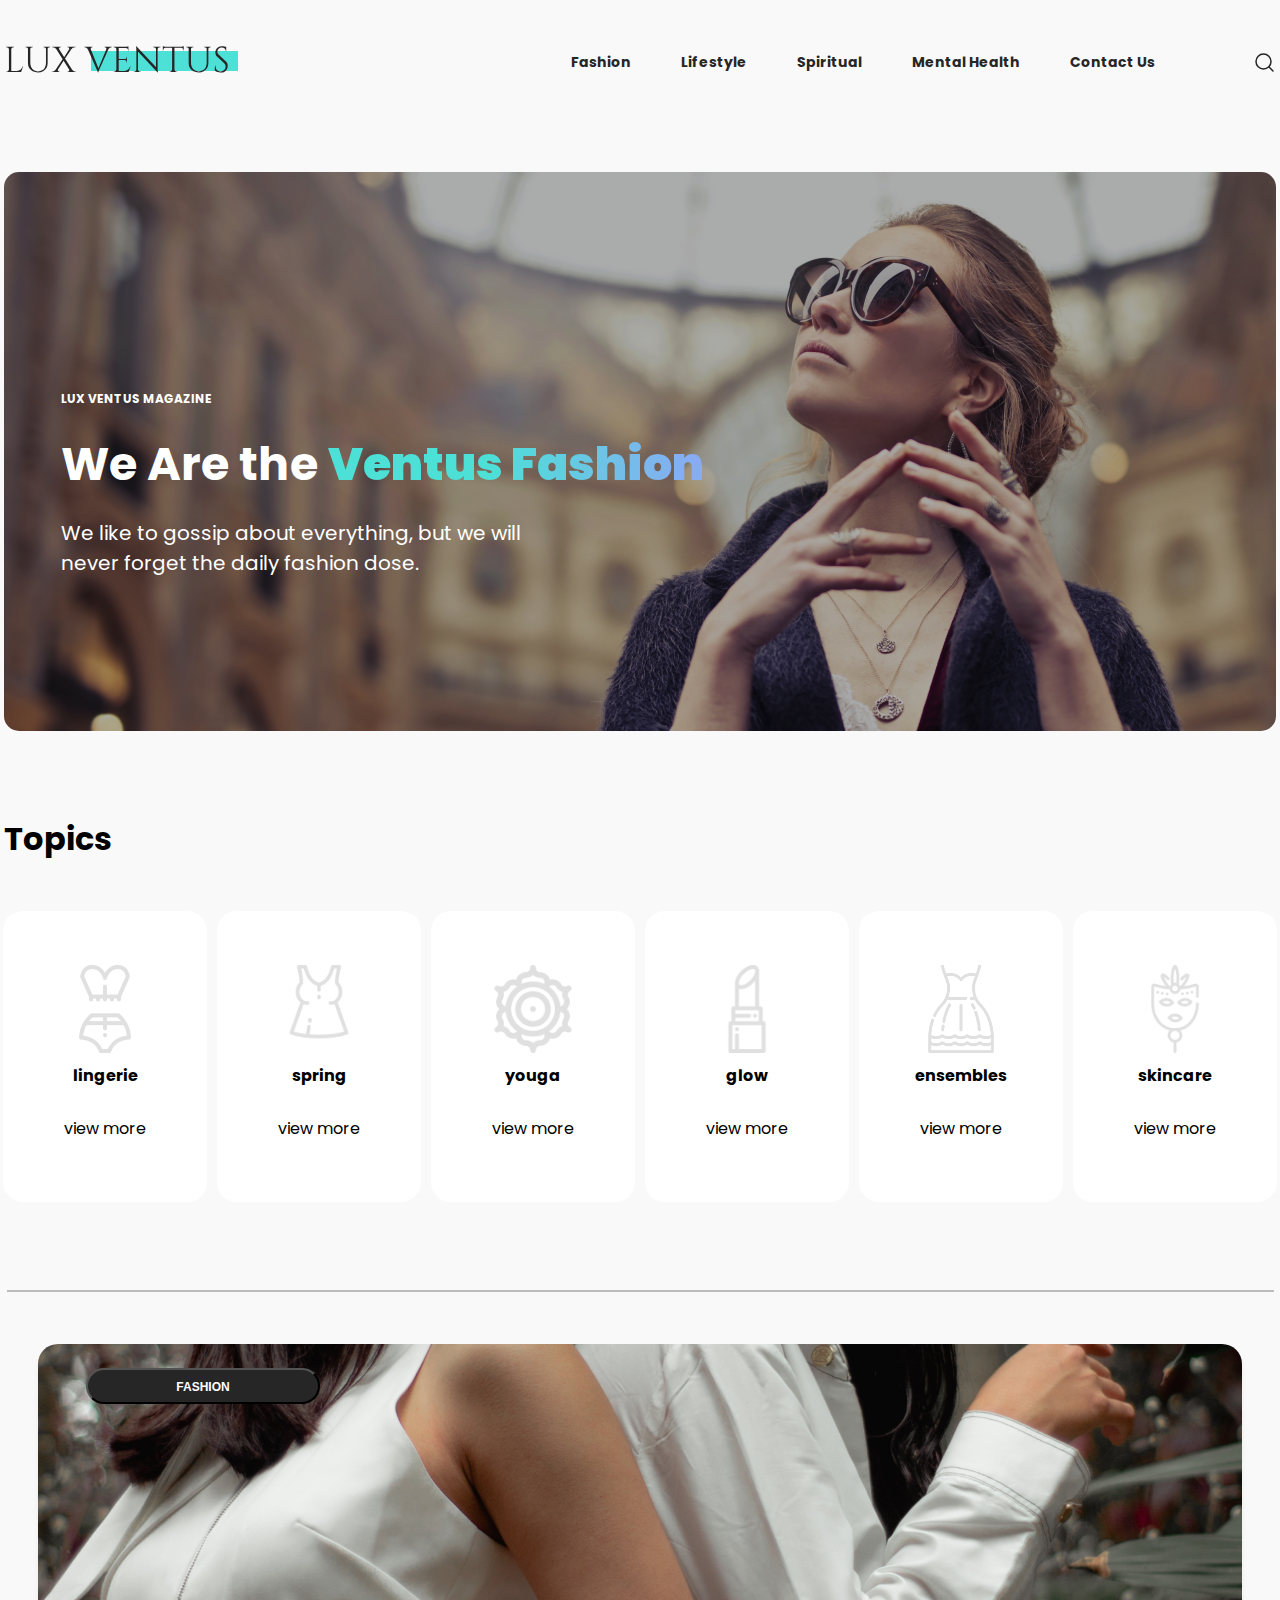
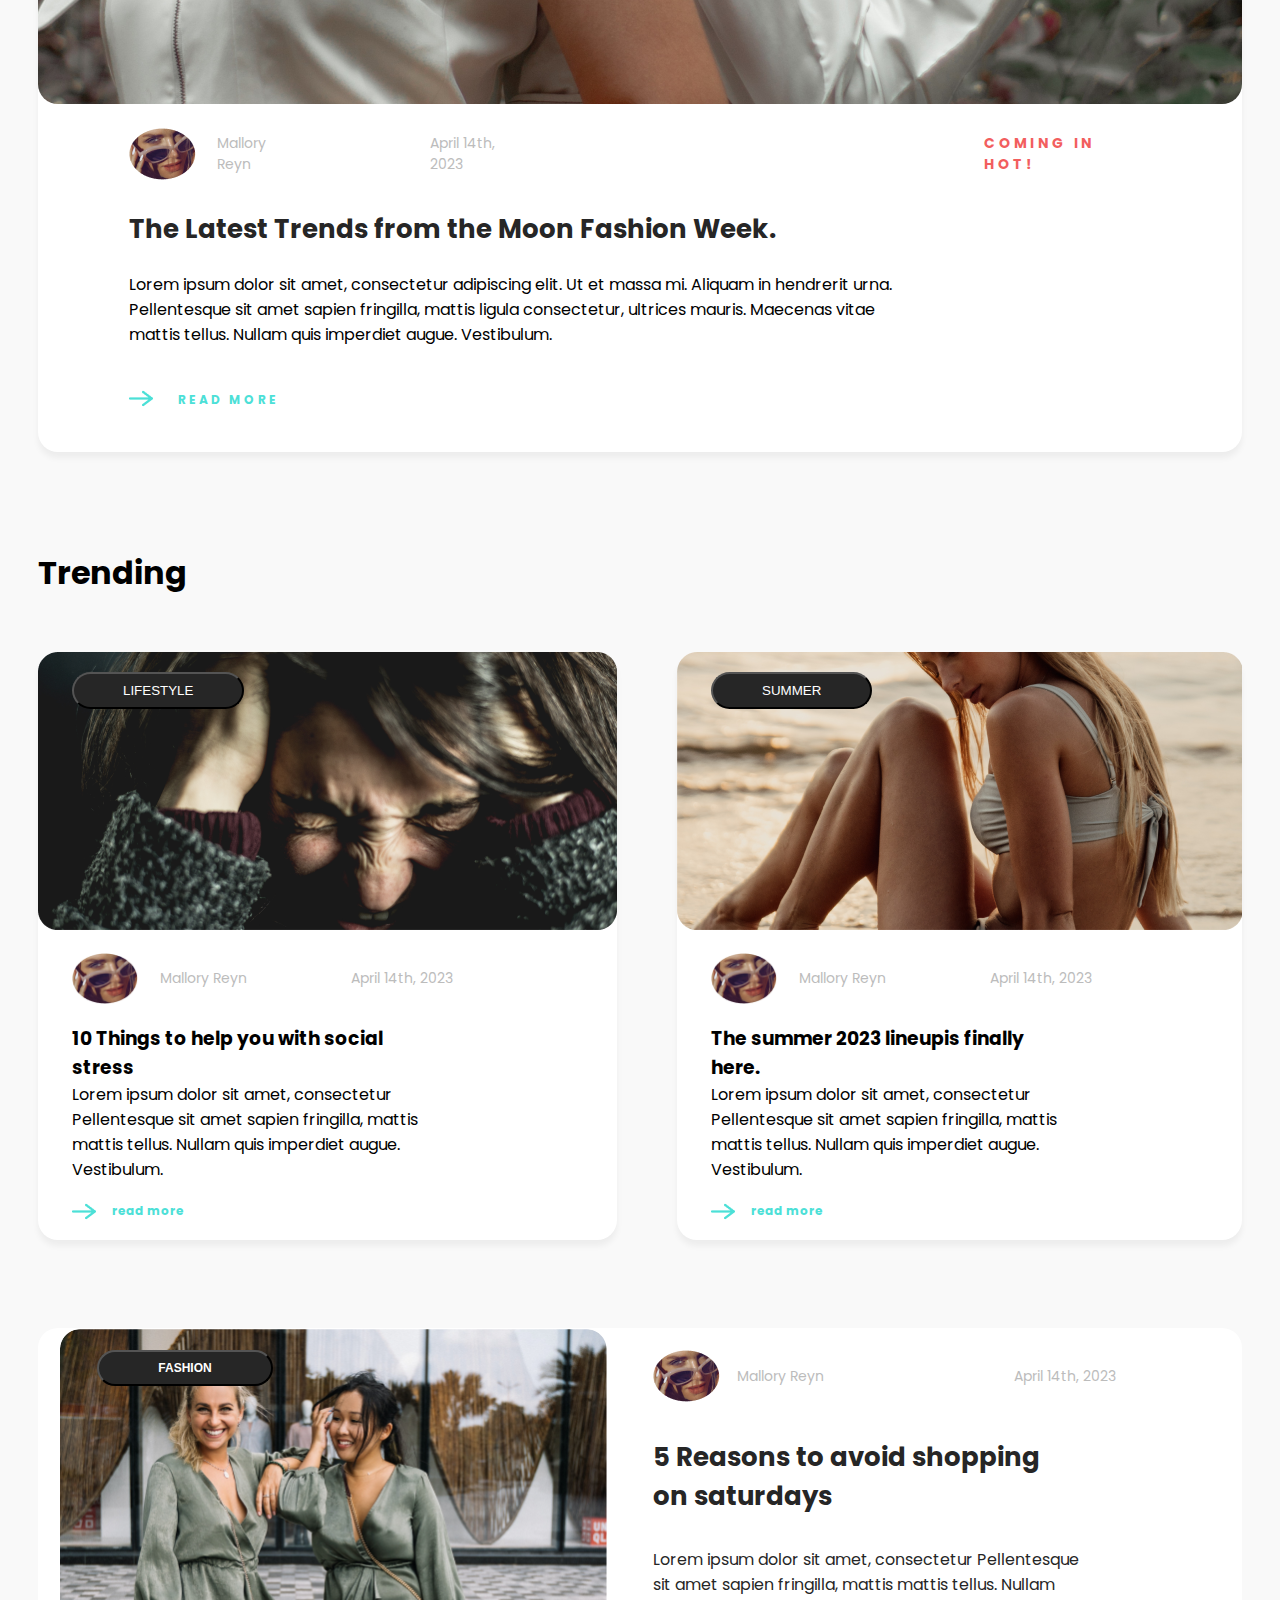
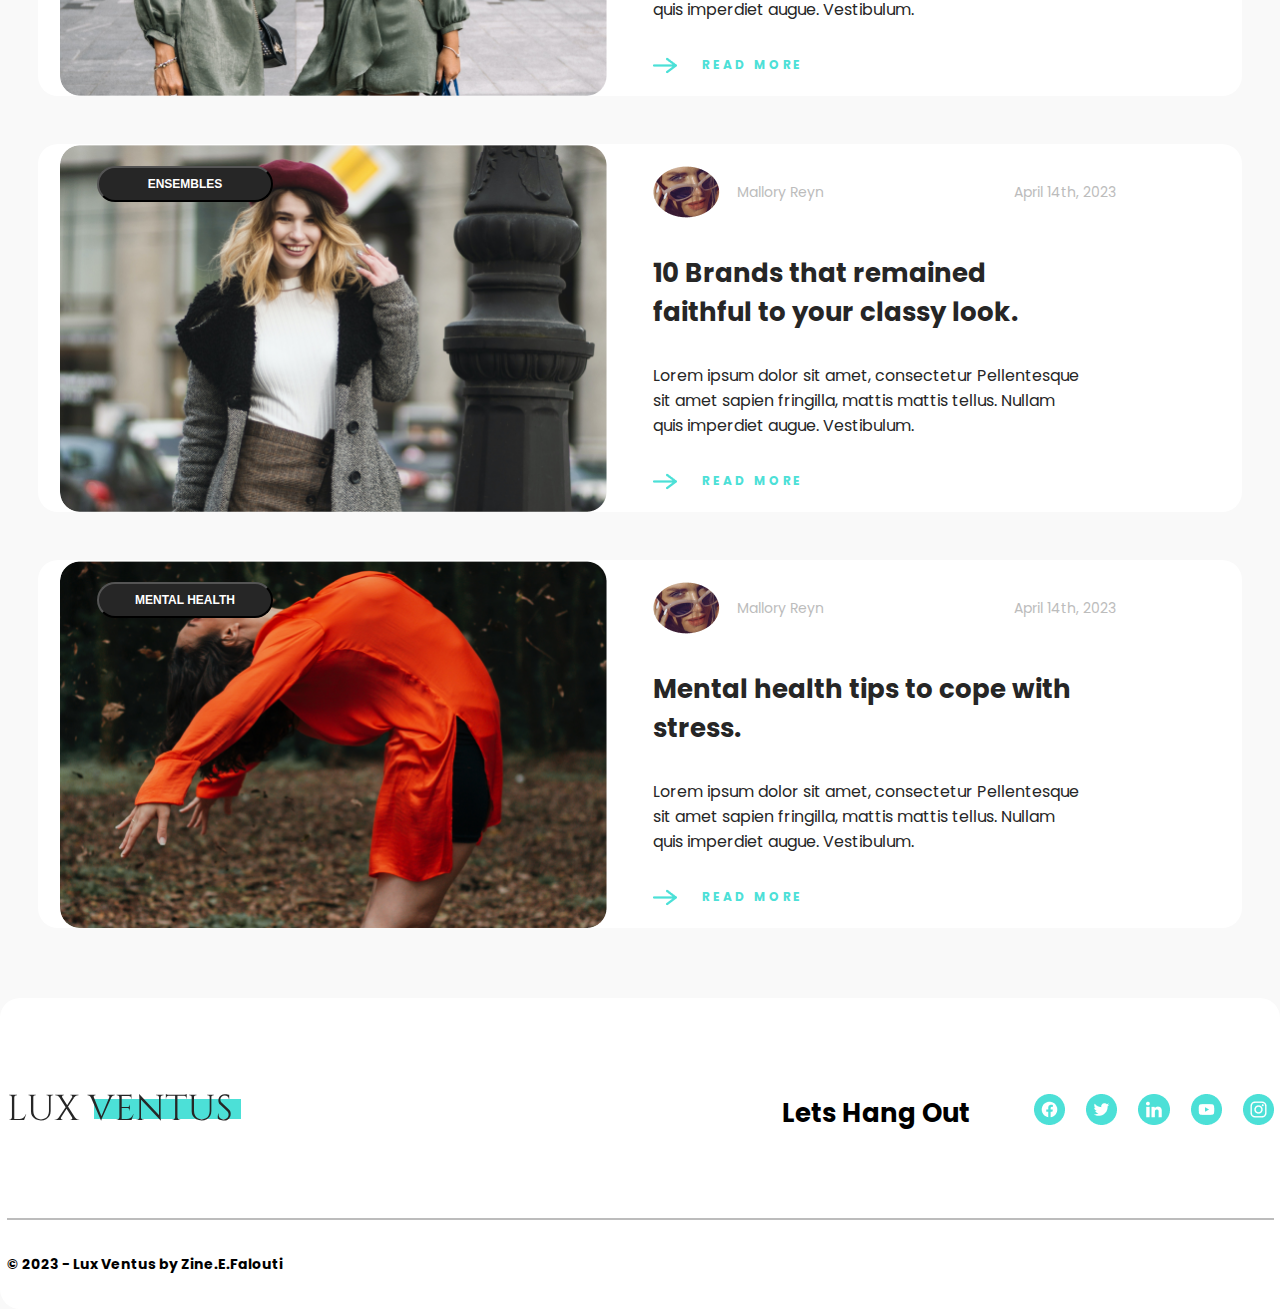
<file: index.html>
<!DOCTYPE html>
<html lang="en">
  <head>
    <meta charset="UTF-8" />
    <meta name="viewport" content="width=device-width, initial-scale=1.0" />
    <meta
      name="description"
      content="Discover inspiration in fashion, lifestyle, and mental health. Explore the latest trends and tips to live in style and maintain inner balance."
    />
    <meta
      name="keywords"
      content="fashion, lifestyle, mental health, style tips, wellness, inner balance, mental well-being, fashion trends, self-care, personal development"
    />
    <title>LUX VENTUS</title>
    <link rel="stylesheet" href="style.css" />
    <link rel="preconnect" href="https://fonts.googleapis.com" />
    <link rel="preconnect" href="https://fonts.gstatic.com" crossorigin />
    <link
      href="https://fonts.googleapis.com/css2?family=Poppins:ital,wght@0,100;0,200;0,300;0,400;0,500;0,600;0,700;0,800;0,900;1,100;1,200;1,300;1,400;1,500;1,600;1,700;1,800;1,900&family=Readex+Pro:wght@160..700&family=Ubuntu:ital,wght@0,300;0,400;0,500;0,700;1,300;1,400;1,500;1,700&display=swap"
      rel="stylesheet"
    />
    <link rel="stylesheet" href="style.css" />
  </head>
  <body>
    <header>
      <!--საიტის ლოგო-->
      <a class="logo" href="#"
        ><img src="./Assets/images/logo.svg" alt="logo"
      /></a>
      <!-- ბურგერის მენიუს ღილაკი -->
      <div class="burger-menu" onclick="togglemenu()">
        <span></span>
        <span></span>
        <span></span>
      </div>
      <!-- ჰედერის ნავიგაცია -->
      <nav class="header-navigation">
        <ul>
          <li><a href="#">Fashion</a></li>
          <li><a href="#">Lifestyle</a></li>
          <li><a href="#">Spiritual</a></li>
          <li><a href="#">Mental Health</a></li>
          <li><a href="#">Contact Us</a></li>
        </ul>
      </nav>
      <!-- საძიებო ველი -->
      <div class="search-form" id="searchForm">
        <form action="/search" method="get">
          <input type="text" name="query" placeholder="Search..." />
        </form>
      </div>
      <!-- საძიებო ხატულა -->
      <button class="search-button">
        <img src="./Assets/images/search.svg" alt="search icon" />
      </button>
    </header>
    <!--ჰედერის დასასრული-->
    <main>
      <section class="main-section">
        <div class="inner-main">
          <p class="p1">LUX VENTUS MAGAZINE</p>
          <h1>We Are the <b class="color">Ventus Fashion</b></h1>
          <p class="p2">
            We like to gossip about everything, but we will never forget the
            daily fashion dose.
          </p>
        </div>
      </section>
      <section class="topics-section">
        <h3>Topics</h3>
        <div class="topic">
          <div class="topic-inner">
            <img
              src="Assets/images/lingerie-underwear.png"
              alt="lingerie-underwear"
            />
            <h4>lingerie</h4>
            <a href="#" class="button"> view more </a>
          </div>
          <div class="topic-inner">
            <img src="Assets/images/dress.png" alt="lingerie-underwear" />
            <h4>spring</h4>
            <a href="#" class="button"> view more </a>
          </div>
          <div class="topic-inner">
            <img src="Assets/images/chakra.png" alt="lingerie-underwear" />
            <h4>youga</h4>
            <a href="#" class="button"> view more </a>
          </div>
          <div class="topic-inner">
            <img src="Assets/images/lipstick.png" alt="lingerie-underwear" />
            <h4>glow</h4>
            <a href="#" class="button"> view more </a>
          </div>
          <div class="topic-inner">
            <img
              src="Assets/images/dress-wedding-dress.png"
              alt="lingerie-underwear"
            />
            <h4>ensembles</h4>
            <a href="#" class="button"> view more </a>
          </div>
          <div class="topic-inner">
            <img
              src="Assets/images/mask-theater.png"
              alt="lingerie-underwear"
            />
            <h4>skincare</h4>
            <a href="#" class="button"> view more </a>
          </div>
        </div>
      </section>
      <section class="fashion-section">
        <span></span>
        <div class="fashion-container">
          <div class="fashion-photo">
            <button class="fashion-button"><a href="#">FASHION</a></button>
          </div>
          <div class="fashion-content-first-line">
            <img
              src="Assets/images/card photo4.png"
              alt="fashion section photo"
            />
            <h5>Mallory Reyn</h5>
            <h5>April 14th, 2023</h5>
            <h4>COMING IN HOT!</h4>
          </div>
          <div class="fashion-main-text">
            <div class="fashion-content-text">
              <h3>The Latest Trends from the Moon Fashion Week.</h3>
              <p>
                Lorem ipsum dolor sit amet, consectetur adipiscing elit. Ut et
                massa mi. Aliquam in hendrerit urna. Pellentesque sit amet
                sapien fringilla, mattis ligula consectetur, ultrices mauris.
                Maecenas vitae mattis tellus. Nullam quis imperdiet augue.
                Vestibulum.
              </p>
              <div class="read">
                <img
                  src="Assets/images/arrow.png"
                  alt="read more arrow photo"
                />
                <p><a href="">READ MORE</a></p>
              </div>
            </div>
          </div>
        </div>
      </section>
      <!--ტრენდინგ სექშენი იწყება აქ-->
      <section class="trending-section">
        <div class="trending-text">
          <h2>Trending</h2>
        </div>
        <div class="trending1">
          <div class="main-trending1">
            <div class="card-trending1">
              <button class="a-button1"><a href="#">LIFESTYLE</a></button>
            </div>
            <div class="trending-card1">
              <img src="Assets/images/card photo4.png" alt="photo4" />
              <p>Mallory Reyn</p>
              <p>April 14th, 2023</p>
            </div>
            <div class="trending-content1">
              <h3>10 Things to help you with social stress</h3>
              <p>
                Lorem ipsum dolor sit amet, consectetur Pellentesque sit amet
                sapien fringilla, mattis mattis tellus. Nullam quis imperdiet
                augue. Vestibulum.
              </p>
            </div>
            <div class="trending-button1">
              <img src="Assets/images/arrow.png" alt="arrow" />
              <a href="#">read more</a>
            </div>
          </div>
          <div class="main-trending2">
            <div class="card-trending2">
              <button class="a-button2"><a href="#">SUMMER</a></button>
            </div>
            <div class="trending-card2">
              <img src="Assets/images/card photo4.png" alt="photo4" />
              <p>Mallory Reyn</p>
              <p>April 14th, 2023</p>
            </div>
            <div class="trending-content2">
              <h3>The summer 2023 lineupis finally here.</h3>
              <p>
                Lorem ipsum dolor sit amet, consectetur Pellentesque sit amet
                sapien fringilla, mattis mattis tellus. Nullam quis imperdiet
                augue. Vestibulum.
              </p>
            </div>
            <div class="trending-button2">
              <img src="Assets/images/arrow.png" alt="arrow" />
              <a href="#">read more</a>
            </div>
          </div>
        </div>
      </section>
      <!--ტრენდინგ სექცია მთავრდება აქ -->
      <!--ქარდ სექციის ჩონჩხის დასაწყისი-->
      <section class="cards-section">
        <div class="card-content">
          <div class="card">
            <div class="card-background-photo">
              <img src="Assets/images/card photo1.png" alt="" />
              <button class="card-button">
                <p>FASHION</p>
              </button>
            </div>
            <div class="information-content">
              <div class="photo-name">
                <div class="photo-name2">
                  <img src="Assets/images/card photo4.png" alt="" />
                  <p>Mallory Reyn</p>
                </div>
                <p>April 14th, 2023</p>
              </div>
              <div class="h3-title">
                <h3>5 Reasons to avoid shopping on saturdays</h3>
              </div>
              <div class="p-text">
                <p>
                  Lorem ipsum dolor sit amet, consectetur Pellentesque sit amet
                  sapien fringilla, mattis mattis tellus. Nullam quis imperdiet
                  augue. Vestibulum.
                </p>
              </div>
              <div class="read-more">
                <img src="Assets/images/arrow.png" alt="" />
                <a href="#">READ MORE</a>
              </div>
            </div>
          </div>
          <div class="card">
            <div class="card-background-photo">
              <img src="Assets/images/card photo2.png" alt="" />
              <button class="card-button">
                <p>ENSEMBLES</p>
              </button>
            </div>
            <div class="information-content">
              <div class="photo-name">
                <div class="photo-name2">
                  <img src="Assets/images/card photo4.png" alt="" />
                  <p>Mallory Reyn</p>
                </div>
                <p>April 14th, 2023</p>
              </div>
              <div class="h3-title">
                <h3>10 Brands that remained faithful to your classy look.</h3>
              </div>
              <div class="p-text">
                <p>
                  Lorem ipsum dolor sit amet, consectetur Pellentesque sit amet
                  sapien fringilla, mattis mattis tellus. Nullam quis imperdiet
                  augue. Vestibulum.
                </p>
              </div>
              <div class="read-more">
                <img src="Assets/images/arrow.png" alt="" />
                <a href="#">READ MORE</a>
              </div>
            </div>
          </div>
          <div class="card">
            <div class="card-background-photo">
              <img src="Assets/images/card.photo3.png" alt="" />
              <button class="card-button">
                <p>MENTAL HEALTH</p>
              </button>
            </div>
            <div class="information-content">
              <div class="photo-name">
                <div class="photo-name2">
                  <img src="Assets/images/card photo4.png" alt="" />
                  <p>Mallory Reyn</p>
                </div>
                <p>April 14th, 2023</p>
              </div>
              <div class="h3-title">
                <h3>Mental health tips to cope with stress.</h3>
              </div>
              <div class="p-text">
                <p>
                  Lorem ipsum dolor sit amet, consectetur Pellentesque sit amet
                  sapien fringilla, mattis mattis tellus. Nullam quis imperdiet
                  augue. Vestibulum.
                </p>
              </div>
              <div class="read-more">
                <img src="Assets/images/arrow.png" alt="" />
                <a href="#">READ MORE</a>
              </div>
            </div>
          </div>
        </div>
      </section>
      <!--ქარდ სექციის ჩონჩხის დასასრული-->
    </main>
    <!--ფუთერის დაწყება-->
    <footer>
      <div class="main-footer">
        <a class="logo2" href="#"
          ><img src="./Assets/images/logo.svg" alt="logo"
        /></a>
        <div class="hang-out">
          <h4 class="lets-hang">Lets Hang Out</h4>
          <a class="facebook" href="#"
            ><img src="Assets/images/facebook.png" alt="facebook-logo"
          /></a>
          <a class="twitter" href="#"
            ><img src="Assets/images/twitter.png" alt="twitter-logo"
          /></a>
          <a class="linkedin" href="#"
            ><img src="Assets/images/linkedin.png" alt="linkedin-logo"
          /></a>
          <a class="youtube" href="#"
            ><img src="Assets/images/youtube.png" alt="youtube-logo"
          /></a>
          <a class="instagram" href="#"
            ><img src="Assets/images/instagram.png" alt="instagram-logo"
          /></a>
        </div>
      </div>
      <span></span>
      <div class="email">
        <p>© 2023 - Lux Ventus by Zine.E.Falouti</p>
      </div>
    </footer>
    <script src="script.js"></script>
  </body>
</html>
</file>
<file: style.css>
* {
  margin: 0;
  padding: 0;
  box-sizing: border-box;
}

body {
  font-family: "Poppins", sans-serif;
  background-color: #f9f9f9;
}

/* ჰედერი*/
header {
  max-width: 1273px;
  margin: 0 auto 30px;
  display: flex;
  justify-content: space-between;
  align-items: center;
  display: flex;
  position: sticky; /* სტიკი ჰედერი საიტისათვის*/
  top: 0;
  background-color: #f9f9f9;
  z-index: 1000;
  padding: 37px 0 17px;
}

/* ლოგოს სტილები-მოერგება მცირე ეკრანს-შეინარჩუნებს პროპორციებს */
.logo {
  max-width: 100%;
}

.logo img {
  width: 100%;
  height: auto;
  object-fit: contain;
}

/*ჰედერის ნავიგაცია */
.header-navigation ul {
  display: flex;
  list-style: none;
}

.header-navigation {
  margin-left: 235px;
}

.header-navigation ul li {
  padding: 7px 25px 7px;
  font-size: 14px;
  font-weight: 700;
  margin-bottom: 5px;
}

.header-navigation ul li a {
  text-decoration: none;
  color: #262626;
}

.header-navigation ul li:hover {
  border-radius: 40px;
  background-color: #4ce0d7;
  transition: 0.5s;
  transform: scale(1.1);
  cursor: pointer;
}

/*საძიებო ველი */
.search-button {
  width: 24px;
  height: 24px;
  display: flex;
  justify-content: center;
  align-items: center;
  background: none;
  border: none;
  padding-bottom: 5px;
}

.search-button :hover {
  background-color: #4ce0d7;
  transition: 0.3s;
  cursor: pointer;
  padding: 12px;
  border-radius: 25px;
}

/* ბურგერის ღილაკი */
.burger-menu {
  display: none; /* დიდი ეკრანებისთვის დაიმალება */
  flex-direction: column;
  cursor: pointer;
}

.burger-menu span {
  width: 30px;
  height: 3px;
  background: #262626;
  margin: 3px 0;
  transition: all 0.3s ease-in-out;
}

/* ჰედერი მცირე ეკრანებისთვის */
@media (max-width: 768px) {
  header {
    padding: 20px 30px 10px;
    margin: 0;
    position: sticky;
    top: 0;
  }

  .logo {
    width: 180px;
  }

  .header-navigation {
    margin: 0;
  }

  .burger-menu {
    display: flex; /* პატარა ეკრანებზე ბურგერის ღილაკი გამოჩნდება */
    margin: auto;
    margin-bottom: 13px;
  }

  .header-navigation ul {
    display: none; /* ნავიგაცია დამალულია */
    flex-direction: column;
    position: fixed;
    top: 0;
    left: 0;
    height: 100%;
    width: 230px;
    background: url(./Assets/images/logo.svg) center top 40px;
    background-size: 180px;
    background-repeat: no-repeat;
    background-color: #4ce0d7;
    border-radius: 0 20px 0 0;
    z-index: 1000;
  }

  .header-navigation ul.show {
    display: flex; /* მენიუ გამოჩნდება ღილაკზე დაჭერისას */
  }

  .header-navigation ul li {
    padding: 0;
    margin: 0;
    margin-top: 40px;
    text-align: center;
  }

  .header-navigation ul li:first-child {
    margin-top: 110px;
  }

  .header-navigation ul li:hover {
    background: none;
    transform: scale(1.1);
    transition: 0.4s;
    text-decoration: underline 2px #262626;
    text-underline-offset: 10px;
  }
}

/* საძიებო ველის სტილები */
.search-form {
  display: none; /* საძიებო ველი დამალულია */
  position: relative;
  right: 0;
  padding: 3px;
  border: 1px solid #5c5c5c;
  border-radius: 20px;
  background-color: #4ce0d7;
  margin: 0 15px 5px 0;
}

.search-form input {
  width: 125px;
  padding: 5px;
  font-size: 14px;
  border: none;
  outline: none;
  border-radius: 20px;
}

.search-form.show {
  display: block;
}

/*დაწყება ტოპიკების*/
.topic-card > h3 {
  font-weight: 700;
  line-height: 48px;
  font-size: 32px;
  margin-bottom: 48px;
  margin-left: 300px;
}

.topic {
  display: flex;
  gap: 10px;
  justify-content: center;
  margin-bottom: 87.5px;
}

.topic-inner {
  display: flex;
  flex-direction: column;
  background-color: #ffffff;
  width: 204px;
  height: 291px;
  gap: 10px;
  border-radius: 20px;
  justify-content: center;
  align-items: center;
}

.topic-inner h4 {
  width: 129px;
  height: 36px;
  display: flex;
  flex-direction: column;
  align-content: center;
  align-items: center;
}

.topic-inner img {
  width: 88px;
  height: 88px;
}

.topic-inner a {
  color: black;
  text-decoration: none;
}

.button:hover {
  border-radius: 40px;
  background-color: #4ce0d7;
  transition: 0.5s;
  transform: scale(1.1);
  cursor: pointer;
}

.button {
  padding: 7px 25px;
}

.topics-section h3 {
  max-width: 1272px;
  margin: 0 auto;
  margin-bottom: 48px;
  font-size: 32px;
  font-weight: 700;
}

/*ტოპიკების დამთავრება*/
/* ფოტოს მეინის დაწყება*/
.inner-main {
  background-image: url(Assets/images/woman1.png);
  height: 559px;
  width: 1272px;
  border-radius: 15px;
  background-repeat: no-repeat;
  background-size: cover;
  align-items: center;
  margin: 84px auto 84px;
  margin-top: 62px;
  padding-left: 57px;
  padding-top: 218px;
  gap: 23px;
}

.p2 {
  color: white;
  font-weight: 400px;
  font-size: 20px;
  line-height: 30px;
  margin-top: 19px;
  max-width: 490px;
}

.p1 {
  color: white;
  font-weight: 700;
  font-size: 12px;
  line-height: 18px;
  margin-bottom: 22px;
}

.inner-main h1 {
  color: white;
  font-weight: 700;
  font-size: 46px;
  line-height: 69px;
}

.color {
  background-image: linear-gradient(90deg, #4ce0d7 43.06%, #8ba9f4 100%);
  color: transparent;
  background-clip: text;
}
/*ფოტოს მეინის დამთავრება*/

/*ქარდების სექციის გასტილვა*/

.card-content {
  gap: 48px;
  display: flex;
  flex-direction: column;
  align-items: center;
  justify-content: center;
  margin-bottom: 70px;
}

.card-button {
  background-color: #262626;
  border-radius: 40px;
  width: 175.44px;
  height: 36.49px;
  display: flex;
  align-items: center;
  justify-content: center;
  text-align: center;
  position: absolute;
  left: 37px;
  bottom: 310px;
}

.card-button > p {
  text-decoration: none;
  color: #ffffff;
  font-size: 12px;
  font-weight: 700;
}

.card-button:hover {
  transform: scale(1.1);
  cursor: pointer;
}

.card-background-photo {
  position: relative;
  max-width: 547px;
  height: 367.41px;
}

.card-background-photo > img {
  height: 100%;
  width: 100%;
  border-radius: 20px;
  object-fit: cover;
}

.card {
  display: flex;
  flex-direction: row;
  align-items: center;
  justify-content: center;
  width: 1204px;
  height: 368px;
  border-radius: 20px;
  background-color: #ffffff;
  margin-left: 108px;
  margin-right: 108px;
}

.information-content {
  margin-left: 46px;
  display: flex;
  flex-direction: column;
  gap: 36px;
}

.photo-name {
  display: flex;
  flex-direction: row;
  align-items: center;
  justify-content: center;
  justify-content: space-between;
  padding-right: 104px;
}

.photo-name2 {
  display: flex;
  flex-direction: row;
  align-items: center;
  justify-content: center;
  gap: 17px;
}

.photo-name2 > p {
  color: #bcbcbc;
  font-size: 14px;
}

.photo-name > p {
  color: #bcbcbc;
  font-size: 14px;
}

.p-text {
  width: 566.5px;
  height: 73px;
  display: flex;
  flex-wrap: wrap;
  padding-right: 140px;
}

.h3-title {
  width: 566.5px;
  height: 73px;
  display: flex;
  flex-wrap: wrap;
  padding-right: 140px;
}

.h3-title > h3 {
  font-size: 26px;
  color: #262626;
  font-weight: 700;
}

.p-text > p {
  font-size: 15.9px;
  font-weight: 400;
  color: #262626;
}

.read-more {
  display: flex;
  flex-direction: row;
  align-items: center;
  gap: 25.17px;
}

.read-more > a {
  font-size: 12px;
  font-weight: 700;
  line-height: 18px;
  letter-spacing: 0.24em;
  text-align: left;
  text-underline-position: from-font;
  text-decoration-skip-ink: none;
  text-decoration: none;
  color: #4ce0d7;
}

.read-more > a:hover {
  background-image: linear-gradient(90deg, #4ce0d7 43.06%, #8ba9f4 100%);
  color: transparent;
  background-clip: text;
  transform: scale(1.1);
  transition: 0.3s;
}

/*ქარდების სექციის სტილების დასრულება*/

/*fashion-section სტილები-დასაწყისი*/

.fashion-container {
  max-width: 1204px;
  margin: 0 auto;
  background: #ffffff;
  box-shadow: 0px 6px 6px 0px #0000000d;
  border-radius: 20px;
}

.fashion-section span {
  display: flex;
  max-width: 1267px;
  height: 1px;
  margin: 0 auto;
  margin-bottom: 52.5px;
  color: #bcbcbc;
  border: solid 1px;
}

.fashion-photo {
  background: url(Assets/images/fashion-section-main-photo.png);
  max-width: 1204px;
  height: 360.3px;
  margin: 0 auto 24px;
  background-size: cover;
  border-radius: 20px;
  justify-content: center;
}

/*fashion-section ღილაკი*/
.fashion-button {
  width: 233.95px;
  height: 36.49px;
  border-radius: 40px;
  background: #262626;
  margin: 24px 0 0 48px;
}

.fashion-button a {
  text-decoration: none;
  font-size: 12px;
  font-weight: 700;
  text-align: center;
  color: #ffffff;
}

/*ჰოვერი fashion-section ღილაკისათვის*/

.fashion-button:hover {
  transform: scale(1.1);
  transition: 0.2s;
  cursor: pointer;
}

.fashion-content-first-line {
  max-width: 1022px;
  margin: 0 auto 30px;
  display: flex;
  align-items: center;
}

.fashion-content-first-line h4 {
  font-size: 14px;
  font-weight: 700;
  line-height: 21px;
  letter-spacing: 0.24em;
  text-align: left;
  text-decoration-skip-ink: none;
  color: #f25e5e;
  margin-left: 327px;
}

.fashion-content-first-line h5 {
  font-size: 14px;
  font-weight: 400;
  line-height: 21px;
  text-decoration-skip-ink: none;
  color: #bcbcbc;
  margin-right: 127px;
}

.fashion-content-first-line img {
  margin-right: 21px;
}

.fashion-main-text {
  max-width: 1022px;
  margin: 0 auto;
}

.fashion-content-text {
  max-width: 784px;
  display: flex;
  flex-direction: column;
  align-items: start;
  margin-bottom: 97px;
}

.fashion-content-text h3 {
  font-size: 26px;
  font-weight: 700;
  line-height: 39px;
  text-align: left;
  text-decoration-skip-ink: none;
  color: #262626;
  margin-bottom: 23px;
}

.fashion-content p {
  font-size: 16px;
  font-weight: 400;
  line-height: 24px;
  text-align: left;
  text-decoration-skip-ink: none;
  color: #262626;
  margin-bottom: 30px;
}
.read {
  display: flex;
  justify-content: center;
  align-items: center;
  gap: 11px;
  margin: 30px 0 32px;
}

.read p:hover {
  cursor: pointer;
  transform: scale(1.1);
  transition: 0.3s;
}

.read p a:hover {
  background-image: linear-gradient(90deg, #4ce0d7 43.06%, #8ba9f4 100%);
  color: transparent;
  background-clip: text;
}

.read a {
  font-size: 12px;
  font-weight: 700;
  line-height: 18px;
  letter-spacing: 0.24em;
  text-align: left;
  text-decoration-skip-ink: none;
  color: #4ce0d7;
  text-decoration: none;
}

.read img {
  padding: 13px 14px 13px 0;
}

/* fashion section პატარა ეკრანებისათვის*/
@media (max-width: 768px) {
  /* Fashion სექციის მთავარი ფოტო */
  .fashion-photo {
    width: 100%;
    height: auto;
    min-height: 200px; /* მინიმალური სიმაღლე */
    background-size: cover;
    background-position: center;
    background-repeat: no-repeat;
    border-radius: 10px;
  }

  /* Fashion Section */
  .fashion-container {
    width: 100%;
    padding: 10px;
    box-sizing: border-box;
    margin-bottom: 50px;
  }

  .fashion-content-first-line {
    flex-direction: column;
    align-items: center;
    text-align: center;
    gap: 15px;
  }

  .fashion-content-text {
    padding: 0 10px;
    box-sizing: border-box;
    margin-bottom: 0;
  }
  .fashion-content-text h3 {
    text-align: center;
  }

  .fashion-button {
    width: auto;
    margin: 24px 0 0 48px;
    padding: 0 20px 0;
  }

  .fashion-button a {
    font-size: 12px;
  }
}

/*აქ დაიწყო ტრენდინგ სექცია*/
.trending-text {
  display: flex;
  max-width: 1204px;
  justify-content: start;
  margin: 0 auto;
  margin-bottom: 55px;
}

.trending-text h2 {
  font-size: 32px;
  font-weight: 700;
  line-height: 48px;
  text-align: left;
  text-underline-position: from-font;
  text-decoration-skip-ink: none;
}

.trending1 {
  display: flex;
  margin: 0 auto;
  max-width: 1204px;
  gap: 60px;
}

.main-trending1,
.main-trending2 {
  display: flex;
  flex-direction: column;
  background-color: #ffffff;
  margin: 0 auto;
  border-radius: 20px;
  box-shadow: 0px 6px 6px 0px #0000000d;
  margin-bottom: 88.2px;
}

.card-trending1 {
  background-repeat: no-repeat;
  object-fit: cover;
  width: 579.02px;
  height: 278.09px;
}

.card-trending2 {
  background-repeat: no-repeat;
  object-fit: cover;
  width: 565px;
  height: 278.09px;
}

.a-button1 > a,
.a-button2 > a {
  color: #ffffff;
  text-decoration: none;
}

.a-button1,
.a-button2 {
  background-color: #262626;
  padding: 9px 49px;
  border-radius: 40px;
  margin: 20px 0px 0 34px;
}

.a-button1:hover,
.a-button2:hover {
  transform: scale(1.1);
}

.card-trending1 {
  background-image: url(Assets/images/photo1.png);
  margin-bottom: 23px;
}

.card-trending2 {
  background-image: url(Assets/images/photo4.png);
  margin-bottom: 23px;
}

.trending-card1,
.trending-card2 {
  max-width: 448px;
  display: flex;
  justify-content: space-between;
  align-items: center;
  margin-left: 34px;
  margin-bottom: 20px;
}

.trending-card1 > img,
.trending-card2 > img {
  width: 65.67px;
  height: 50.77px;
}

.trending-card1 > p,
.trending-card2 > p {
  width: 169px;
  height: 21px;
  font-weight: 400;
  font-size: 14px;
  line-height: 21px;
  color: #bcbcbc;
}

.trending-content1,
.trending-content2 {
  max-width: 354px;
  margin-left: 34px;
  margin-bottom: 20px;
}

.trending-button1,
.trending-button2 {
  display: flex;
  text-decoration: none;
  background-color: #ffffff;
  max-width: 132px;
  align-items: center;
  margin-left: 34px;
  margin-bottom: 20px;
}

.trending-button1 > a,
.trending-button2 > a {
  text-decoration: none;
  color: #4ce0d7;
  font-weight: 700;
  font-size: 12px;
  line-height: 18px;
  padding-left: 16px;
  align-items: center;
}

/*fashion-content სტილები შემცირებული ეკრანისათვის*/

@media (max-width: 768px) {
  .fashion-section,
  .fashion-main-text {
    padding: 0 20px;
  }

  .fashion-content-first-line h4,
  .fashion-content-first-line h5,
  .fashion-content-first-line img {
    display: flex;
    margin: 0 auto;
    justify-content: space-around;
  }
}

/*ფუთერის დასაწყისი*/
footer {
  max-width: 1440px;
  background-color: #ffffff;
  margin: 0 auto;
  border-radius: 20px 20px 0;
  justify-content: center;
  align-items: center;
}

.main-footer {
  display: flex;
  flex-direction: row;
  max-width: 1267px;
  margin: 0 auto;
  justify-content: space-between;
  padding-top: 87px;
}

.hang-out {
  display: flex;
  gap: 21px;
  align-items: center;
}

.lets-hang {
  margin-right: 43px;
  font-weight: 700;
  font-size: 26px;
  line-height: 39px;
}

footer span {
  display: flex;
  max-width: 1267px;
  height: 1px;
  margin: 0 auto;
  margin-bottom: 34px;
  color: #bcbcbc;
  border: solid 1px;
  margin-top: 77px;
}

.email {
  display: flex;
  max-width: 1267px;
  margin: 0 auto;
  padding-bottom: 34px;
  font-weight: 700;
  font-size: 14px;
  line-height: 21px;
}

.facebook:hover,
.twitter:hover,
.linkedin:hover,
.youtube:hover,
.instagram:hover {
  transform: scale(1.2)
}
</file>
